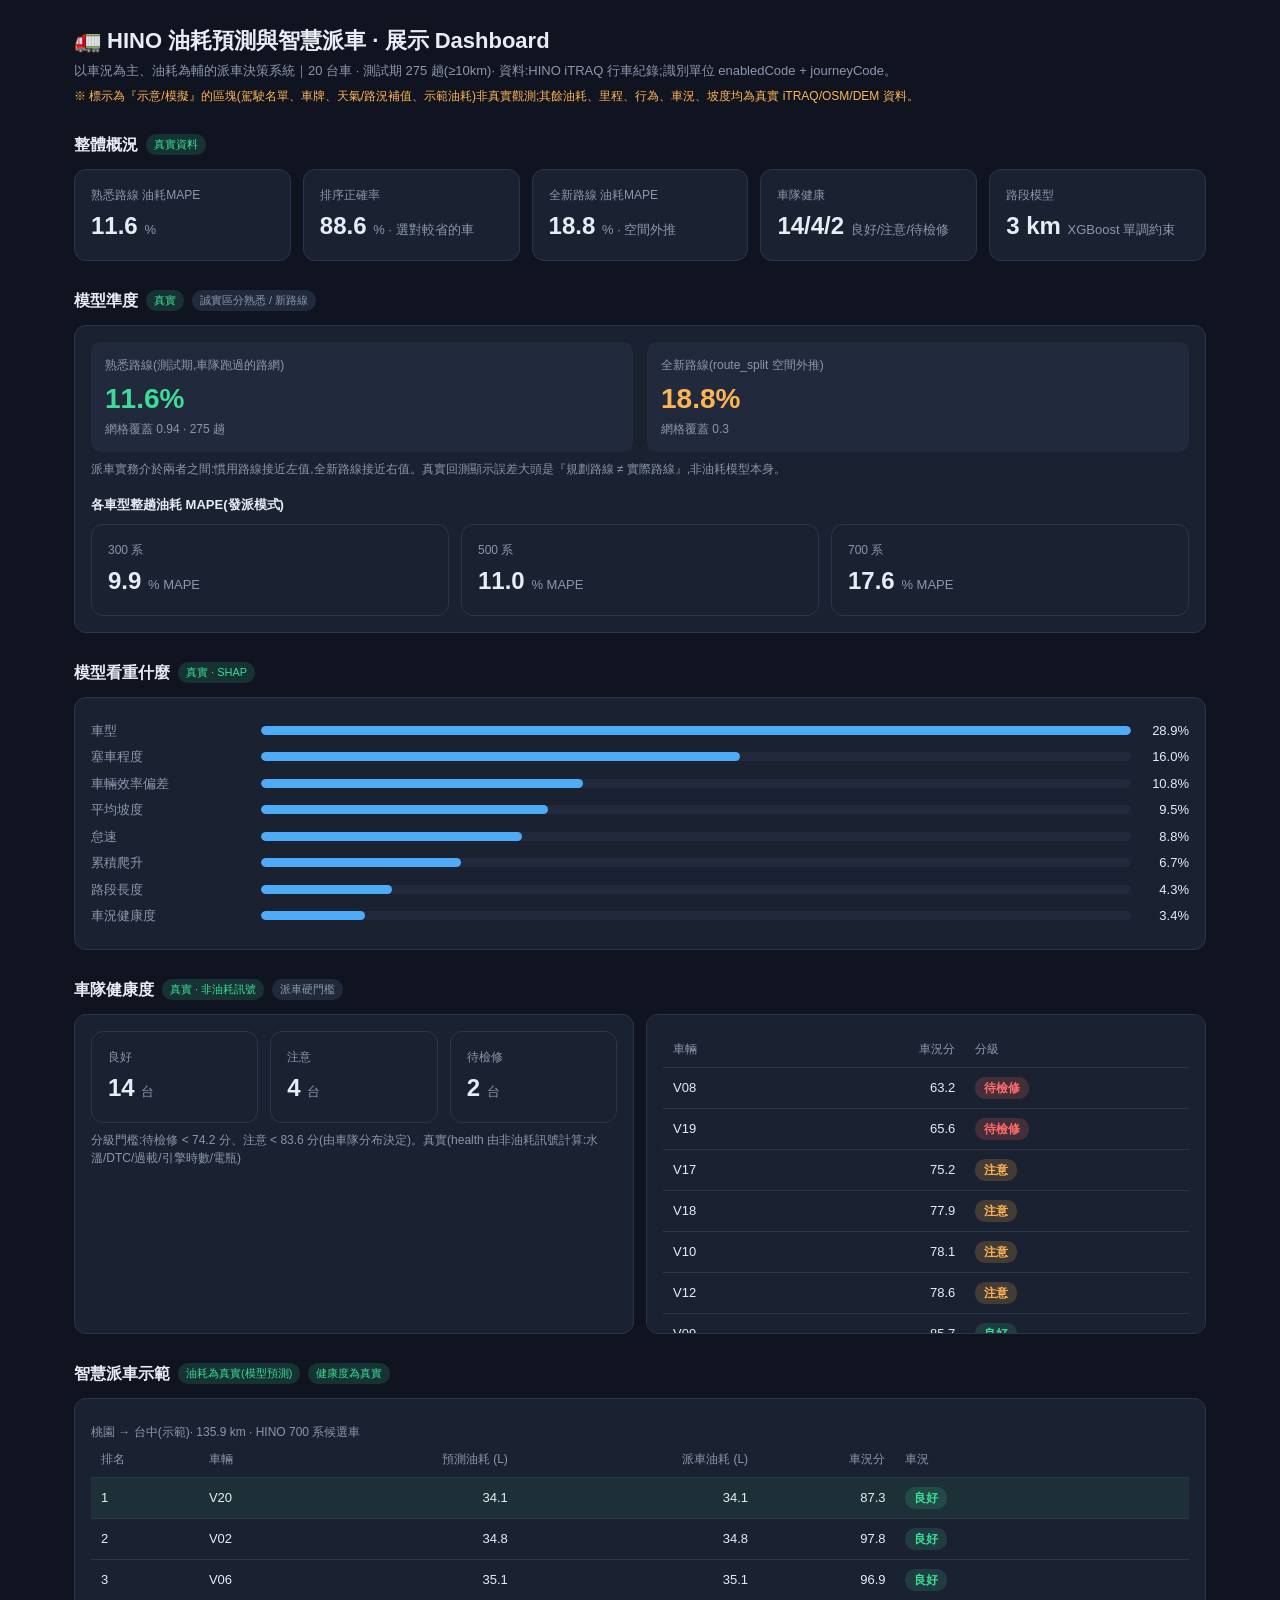
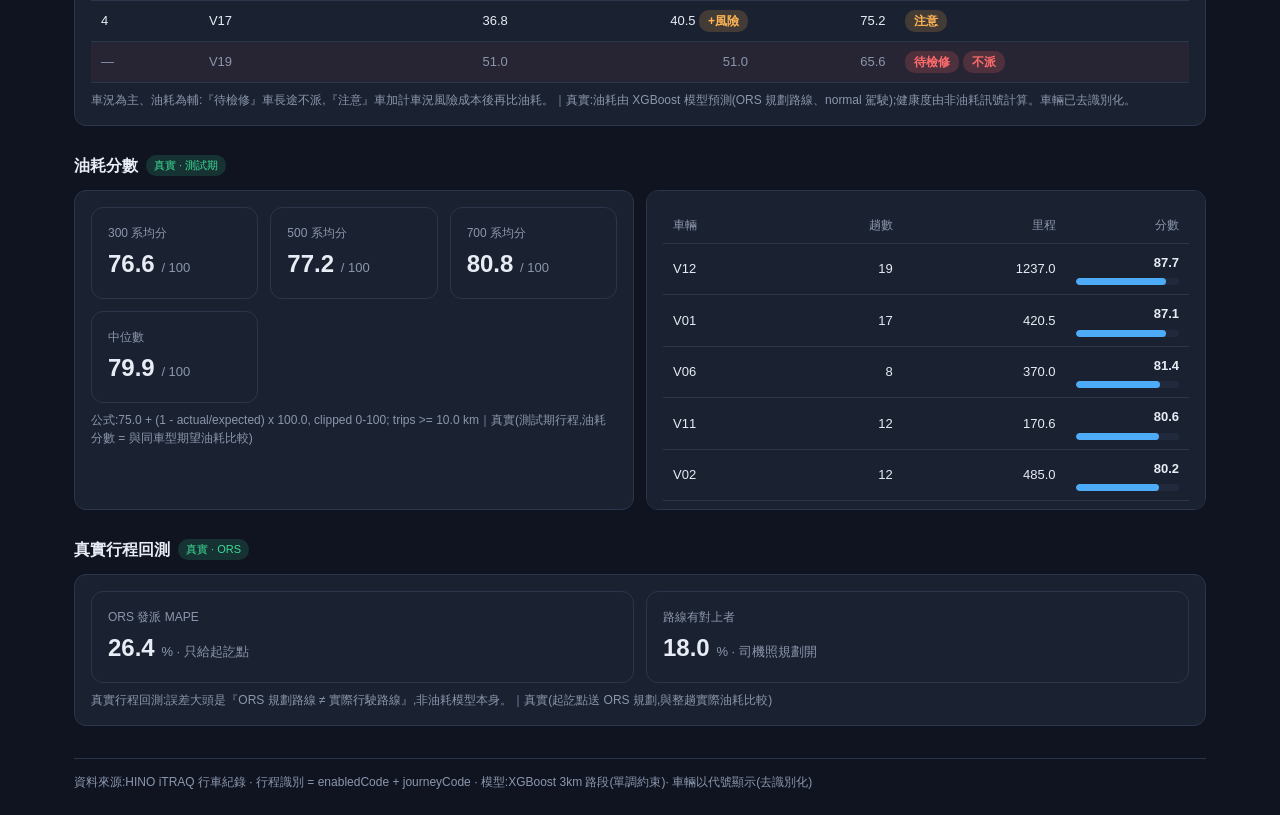
<file: apps/fuel_console/dashboard.html>
<!DOCTYPE html>
<html lang="zh-Hant">
<head>
<meta charset="UTF-8" />
<meta name="viewport" content="width=device-width, initial-scale=1.0" />
<title>HINO 油耗預測與智慧派車 · 展示</title>
<style>
  :root {
    --bg:#0f1420; --card:#1a2130; --card2:#212a3d; --line:#2c364b;
    --text:#e8edf5; --muted:#8b97ad; --accent:#3ddc97; --warn:#ffb454; --bad:#ff6b6b; --blue:#4dabf7;
  }
  * { box-sizing:border-box; margin:0; padding:0; }
  body { font-family:-apple-system,"PingFang TC","Microsoft JhengHei",sans-serif;
    background:var(--bg); color:var(--text); line-height:1.5; padding:24px; max-width:1180px; margin:0 auto; }
  header { margin-bottom:8px; }
  h1 { font-size:22px; font-weight:700; }
  .sub { color:var(--muted); font-size:13px; margin-top:4px; }
  .mock-note { color:var(--warn); font-size:12px; margin-top:6px; }
  h2 { font-size:16px; margin:28px 0 12px; display:flex; align-items:center; gap:8px; }
  h2 .tag { font-size:11px; background:var(--card2); color:var(--muted); padding:2px 8px; border-radius:10px; font-weight:500; }
  h2 .real { background:rgba(61,220,151,.15); color:var(--accent); }
  h2 .mock { background:rgba(255,180,84,.15); color:var(--warn); }
  .grid { display:grid; gap:12px; }
  .cards { grid-template-columns:repeat(auto-fit,minmax(165px,1fr)); }
  .card { background:var(--card); border:1px solid var(--line); border-radius:12px; padding:16px; }
  .stat .k { color:var(--muted); font-size:12px; }
  .stat .v { font-size:24px; font-weight:700; margin-top:4px; }
  .stat .v small { font-size:13px; color:var(--muted); font-weight:400; }
  table { width:100%; border-collapse:collapse; font-size:13px; }
  th,td { text-align:left; padding:9px 10px; border-bottom:1px solid var(--line); }
  th { color:var(--muted); font-weight:500; font-size:12px; }
  tr:hover td { background:rgba(255,255,255,.02); }
  .num { text-align:right; font-variant-numeric:tabular-nums; }
  .pill { display:inline-block; padding:2px 9px; border-radius:10px; font-size:12px; font-weight:600; }
  .ok{background:rgba(61,220,151,.15);color:var(--accent)}
  .caution{background:rgba(255,180,84,.18);color:var(--warn)}
  .block{background:rgba(255,107,107,.18);color:var(--bad)}
  .bar { height:7px; background:var(--card2); border-radius:4px; overflow:hidden; margin-top:6px; }
  .bar > i { display:block; height:100%; border-radius:4px; background:var(--blue); }
  .two { grid-template-columns:1fr 1fr; }
  .compare { display:flex; gap:14px; }
  .compare .box { flex:1; background:var(--card2); border-radius:10px; padding:14px; }
  .compare .box .lbl { font-size:12px; color:var(--muted); }
  .compare .box .big { font-size:28px; font-weight:800; margin-top:4px; }
  .compare .fam .big { color:var(--accent); }
  .compare .new .big { color:var(--warn); }
  .feat-row { display:flex; align-items:center; gap:10px; margin:7px 0; font-size:13px; }
  .feat-row .name { width:160px; color:var(--muted); }
  .feat-row .track { flex:1; height:9px; background:var(--card2); border-radius:5px; overflow:hidden; }
  .feat-row .track > i { display:block; height:100%; background:var(--blue); border-radius:5px; }
  .feat-row .pct { width:48px; text-align:right; font-variant-numeric:tabular-nums; }
  tr.excluded td { color:var(--muted); background:rgba(255,107,107,.06); }
  .best td { background:rgba(61,220,151,.08); }
  .foot { color:var(--muted); font-size:12px; margin-top:32px; border-top:1px solid var(--line); padding-top:14px; }
  .note { color:var(--muted); font-size:12px; margin-top:8px; }
</style>
</head>
<body>
<header>
  <h1>🚛 HINO 油耗預測與智慧派車 · 展示 Dashboard</h1>
  <div class="sub" id="sub">載入中…</div>
  <div class="mock-note" id="mock-note"></div>
</header>

<h2>整體概況 <span class="tag real">真實資料</span></h2>
<div class="grid cards" id="stats"></div>

<h2>模型準度 <span class="tag real">真實</span> <span class="tag">誠實區分熟悉 / 新路線</span></h2>
<div class="card">
  <div class="compare" id="accuracy"></div>
  <div class="note" id="accuracy-note"></div>
  <div style="margin-top:14px"><b style="font-size:13px">各車型整趟油耗 MAPE(發派模式)</b></div>
  <div class="grid cards" id="by-type" style="margin-top:8px"></div>
</div>

<h2>模型看重什麼 <span class="tag real">真實 · SHAP</span></h2>
<div class="card" id="features"></div>

<h2>車隊健康度 <span class="tag real">真實 · 非油耗訊號</span> <span class="tag">派車硬門檻</span></h2>
<div class="grid two">
  <div class="card">
    <div class="grid cards" id="health-counts"></div>
    <div class="note" id="health-bands"></div>
  </div>
  <div class="card" style="max-height:320px;overflow:auto"><table id="health-table">
    <thead><tr><th>車輛</th><th class="num">車況分</th><th>分級</th></tr></thead><tbody></tbody>
  </table></div>
</div>

<h2>智慧派車示範 <span class="tag" id="dispatch-fuel-tag"></span> <span class="tag real">健康度為真實</span></h2>
<div class="card">
  <div class="note" id="dispatch-task"></div>
  <table id="dispatch"><thead><tr>
    <th>排名</th><th>車輛</th><th class="num" id="dispatch-fuel-col">預測油耗 (L)</th><th class="num">派車油耗 (L)</th>
    <th class="num">車況分</th><th>車況</th>
  </tr></thead><tbody></tbody></table>
  <div class="note" id="dispatch-note"></div>
</div>

<h2>油耗分數 <span class="tag real">真實 · 測試期</span></h2>
<div class="grid two">
  <div class="card">
    <div class="grid cards" id="score-cards"></div>
    <div class="note" id="score-formula"></div>
  </div>
  <div class="card" style="max-height:320px;overflow:auto"><table id="score-table">
    <thead><tr><th>車輛</th><th class="num">趟數</th><th class="num">里程</th><th class="num">分數</th></tr></thead><tbody></tbody>
  </table></div>
</div>

<h2>真實行程回測 <span class="tag real">真實 · ORS</span></h2>
<div class="card" id="backtest"></div>

<div class="foot" id="foot"></div>

<script>
const num = (v, d = 1) => (v == null ? "–" : Number(v).toFixed(d));
fetch("dashboard_data.json").then(r => r.json()).then(render).catch(() => {
  document.getElementById("sub").textContent = "無法載入 dashboard_data.json;請先執行 python scripts/export_dashboard.py 並用本機伺服器開啟。";
});

function render(d) {
  document.getElementById("sub").textContent = `${d.subtitle}｜${d.data_scope.vehicles} 台車 · 測試期 ${d.data_scope.test_trips_ge10km} 趟(≥10km)· ${d.data_scope.note}`;
  document.getElementById("mock-note").textContent = "※ " + d.mock_notice;

  const m = d.model, fam = m.familiar_route, nw = m.new_route;
  document.getElementById("stats").innerHTML = [
    stat("熟悉路線 油耗MAPE", num(fam.trip_mape_pct), "%"),
    stat("排序正確率", num(fam.ranking_accuracy_pct), "% · 選對較省的車"),
    stat("全新路線 油耗MAPE", num(nw.trip_mape_pct), "% · 空間外推"),
    stat("車隊健康", `${d.health.counts_label["良好"]}/${d.health.counts_label["注意"]}/${d.health.counts_label["待檢修"]}`, "良好/注意/待檢修"),
    stat("路段模型", m.segment_km + " km", "XGBoost 單調約束"),
  ].join("");

  // accuracy compare
  document.getElementById("accuracy").innerHTML = `
    <div class="box fam"><div class="lbl">${fam.label}</div><div class="big">${num(fam.trip_mape_pct)}%</div>
      <div class="lbl">網格覆蓋 ${fam.grid_coverage} · ${fam.trips} 趟</div></div>
    <div class="box new"><div class="lbl">${nw.label}</div><div class="big">${num(nw.trip_mape_pct)}%</div>
      <div class="lbl">網格覆蓋 ${nw.grid_coverage}</div></div>`;
  document.getElementById("accuracy-note").textContent =
    "派車實務介於兩者之間:慣用路線接近左值,全新路線接近右值。真實回測顯示誤差大頭是『規劃路線 ≠ 實際路線』,非油耗模型本身。";
  document.getElementById("by-type").innerHTML = Object.entries(m.by_vehicle_type_mape_pct)
    .map(([t, v]) => stat(`${t} 系`, num(v), "% MAPE")).join("");

  // features
  const maxShap = Math.max(...m.feature_importance.map(f => f.shap_pct));
  document.getElementById("features").innerHTML = m.feature_importance.map(f => `
    <div class="feat-row"><span class="name">${featLabel(f.feature)}</span>
      <span class="track"><i style="width:${(f.shap_pct / maxShap * 100).toFixed(0)}%"></i></span>
      <span class="pct">${num(f.shap_pct)}%</span></div>`).join("");

  // health
  const h = d.health;
  document.getElementById("health-counts").innerHTML = [
    stat("良好", h.counts_label["良好"], "台"), stat("注意", h.counts_label["注意"], "台"), stat("待檢修", h.counts_label["待檢修"], "台"),
  ].join("");
  document.getElementById("health-bands").textContent =
    `分級門檻:待檢修 < ${num(h.bands.block_below)} 分、注意 < ${num(h.bands.caution_below)} 分(由車隊分布決定)。${h.provenance}`;
  document.querySelector("#health-table tbody").innerHTML = h.vehicles.map(v => `
    <tr><td>${v.vehicle}</td><td class="num">${num(v.health_score)}</td><td><span class="pill ${v.grade}">${v.grade_label}</span></td></tr>`).join("");

  // dispatch demo
  const dd = d.dispatch_demo;
  const tag = document.getElementById("dispatch-fuel-tag");
  if (dd.fuel_is_real) { tag.className = "tag real"; tag.textContent = "油耗為真實(模型預測)"; document.getElementById("dispatch-fuel-col").textContent = "預測油耗 (L)"; }
  else { tag.className = "tag mock"; tag.textContent = "油耗為示意"; document.getElementById("dispatch-fuel-col").textContent = "示意油耗 (L)"; }
  document.getElementById("dispatch-task").textContent = dd.task;
  document.querySelector("#dispatch tbody").innerHTML = dd.rows.map((r, i) => `
    <tr class="${r.excluded ? "excluded" : i === 0 ? "best" : ""}">
      <td>${r.excluded ? "—" : i + 1}</td><td>${r.vehicle}</td>
      <td class="num">${num(r.predicted_fuel_L)}</td>
      <td class="num">${num(r.dispatch_fuel_L)}${Math.abs(r.dispatch_fuel_L - r.predicted_fuel_L) > 0.01 ? ' <span class="pill caution">+風險</span>' : ""}</td>
      <td class="num">${num(r.health_score)}</td>
      <td><span class="pill ${r.grade}">${r.grade_label}</span>${r.excluded ? ' <span class="pill block">不派</span>' : ""}</td>
    </tr>`).join("");
  document.getElementById("dispatch-note").textContent = dd.note + "｜" + dd.provenance;

  // scores
  const sc = d.score;
  document.getElementById("score-cards").innerHTML = Object.entries(sc.mean_by_type)
    .map(([t, v]) => stat(`${t} 系均分`, num(v), "/ 100")).join("")
    + stat("中位數", num(sc.quantiles["0.5"]), "/ 100");
  document.getElementById("score-formula").textContent = "公式:" + sc.formula + "｜" + sc.provenance;
  document.querySelector("#score-table tbody").innerHTML = sc.vehicle_scores.map(v => `
    <tr><td>${v.vehicle}</td><td class="num">${v.trips}</td><td class="num">${num(v.km)}</td>
      <td class="num"><b>${num(v.score)}</b><div class="bar"><i style="width:${v.score}%"></i></div></td></tr>`).join("");

  // backtest
  const b = d.backtest;
  document.getElementById("backtest").innerHTML = `
    <div class="grid cards">
      ${stat("ORS 發派 MAPE", num(b.ors_dispatch_mape_pct), "% · 只給起訖點")}
      ${stat("路線有對上者", num(b.route_matched_mape_pct), "% · 司機照規劃開")}
    </div>
    <div class="note">${b.note}｜${b.provenance}</div>`;

  document.getElementById("foot").textContent =
    "資料來源:HINO iTRAQ 行車紀錄 · 行程識別 = enabledCode + journeyCode · 模型:XGBoost 3km 路段(單調約束)· 車輛以代號顯示(去識別化)";
}

function stat(k, v, unit) {
  return `<div class="card stat"><div class="k">${k}</div><div class="v">${v} <small>${unit || ""}</small></div></div>`;
}
function featLabel(f) {
  return {
    vehicle_type: "車型", congestion_index: "塞車程度", vehicle_efficiency_offset: "車輛效率偏差",
    avg_slope: "平均坡度", idle_min_per_km: "怠速", elevation_gain_m: "累積爬升", segment_km: "路段長度",
    health_score: "車況健康度", harsh_acc_per_km: "急加速", harsh_brake_per_km: "急減速",
    overspeed_share: "超速比例", highway_share: "高速佔比", city_share: "市區佔比", time_band_code: "時段",
  }[f] || f;
}
</script>
</body>
</html>
</file>
